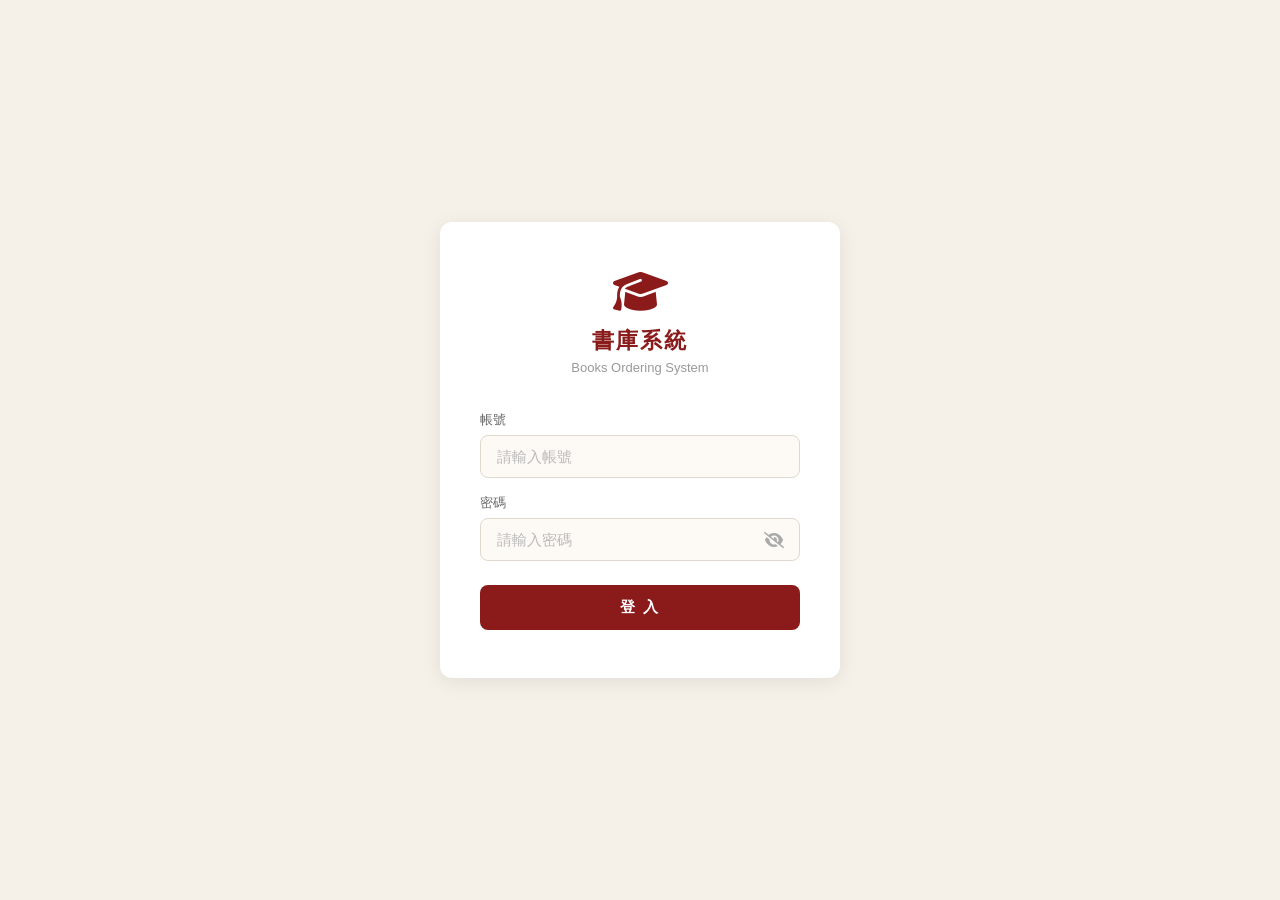
<file: index.html>
<!DOCTYPE html>
<html lang="zh-TW">
<head>
  <meta charset="UTF-8" />
  <meta name="viewport" content="width=device-width, initial-scale=1.0" />
  <title>書庫系統</title>
  <link rel="stylesheet" href="css/style.css" />
  <link rel="stylesheet" href="https://cdnjs.cloudflare.com/ajax/libs/font-awesome/6.5.0/css/all.min.css" />
</head>
<body>

  <!-- Header -->
  <div class="header">
    <div class="header-left">
      <i class="fa-solid fa-book-bookmark" style="font-size:20px; color:#fff;"></i>
      <span class="header-title">書庫系統</span>
    </div>
    <div class="header-right">
      <div class="user-dropdown">
        <button class="user-toggle" id="user-toggle" onclick="toggleDropdown()">
          <i id="user-icon" class="fa-solid fa-user" style="font-size:15px;color:#F5C9C9;"></i>
          <span id="header-username"></span>
          <span class="arrow">▼</span>
        </button>
        <div class="dropdown-menu" id="dropdown-menu">
          <div class="dropdown-header">
            <div class="dropdown-label">目前登入</div>
            <div class="dropdown-username" id="dropdown-username"></div>
          </div>
          <button class="dropdown-item" onclick="handleLogout()">
            登出
          </button>
        </div>
      </div>
    </div>
  </div>

  <!-- 主內容 -->
  <div class="main">

    <!-- 工具列 -->
    <div class="toolbar">
      <div class="search-wrapper">
        <input class="search-input" id="search-input" type="text" placeholder="搜尋書名、作者、出版社或 ISBN..." oninput="handleSearchInput()" />
        <button class="clear-btn" id="clear-btn" onclick="clearSearch()">✕</button>
      </div>
      <button class="search-btn" onclick="handleSearch()">搜尋</button>
      <button class="add-btn" id="add-btn" onclick="openAddModal()">＋ 新增書籍</button>
      <div class="view-toggle">
        <button class="view-btn active" id="btn-grid" onclick="switchView('grid')" title="卡片模式">⊞</button>
        <button class="view-btn" id="btn-list" onclick="switchView('list')" title="清單模式">≡</button>
      </div>
    </div>

    <!-- 載入動畫 -->
    <div class="loading-overlay" id="loading-overlay">
      <div class="scene">
        <div class="book-open">
          <div class="cover-left"></div>
          <div class="cover-right"></div>
          <div class="left-page">
            <div class="bl"></div><div class="bl short"></div><div class="bl"></div><div class="bl short"></div><div class="bl"></div><div class="bl short"></div>
          </div>
          <div class="spine-center"></div>
          <div class="right-page">
            <div class="bl"></div><div class="bl"></div><div class="bl short"></div><div class="bl"></div><div class="bl short"></div><div class="bl"></div>
          </div>
          <div class="flip-page fp1"><div class="bl"></div><div class="bl short"></div><div class="bl"></div></div>
          <div class="flip-page fp2"><div class="bl"></div><div class="bl short"></div></div>
          <div class="flip-page fp3"><div class="bl"></div><div class="bl"></div></div>
          <div class="flip-page fp4"><div class="bl short"></div><div class="bl"></div></div>
          <div class="flip-page fp5"><div class="bl"></div></div>
          <div class="flip-page fp6"></div>
          <div class="book-shadow"></div>
        </div>
      </div>
      <div class="loading-text">載入中...</div>
    </div>

    <!-- 書籍卡片區 -->
    <div class="book-grid" id="book-grid"></div>

    <!-- 書籍清單區 -->
    <div id="book-list" style="display:none;">
      <table class="book-table">
        <thead>
          <tr>
            <th>書名</th>
            <th>作者</th>
            <th>出版社</th>
            <th>ISBN</th>
            <th>價格</th>
            <th id="th-actions" style="display:none;">連結</th>
          </tr>
        </thead>
        <tbody id="book-table-body"></tbody>
      </table>
    </div>

    <!-- 空狀態 -->
    <div class="empty-state" id="empty-state"></div>

    <!-- 分頁 -->
    <div class="pagination" id="pagination"></div>

  </div>

  <!-- 刪除確認 Modal -->
  <div class="confirm-overlay" id="confirm-overlay">
    <div class="confirm-modal">
      <div class="confirm-icon">
        <svg width="24" height="24" viewBox="0 0 24 24" fill="none" stroke="#CC3333" stroke-width="2" stroke-linecap="round" stroke-linejoin="round">
          <polyline points="3 6 5 6 21 6"/>
          <path d="M19 6l-1 14a2 2 0 0 1-2 2H8a2 2 0 0 1-2-2L5 6"/>
          <path d="M10 11v6M14 11v6"/>
          <path d="M9 6V4a1 1 0 0 1 1-1h4a1 1 0 0 1 1 1v2"/>
        </svg>
      </div>
      <div class="confirm-title">確定要刪除這本書籍嗎？</div>
      <div class="confirm-desc">此操作無法復原，書籍資料將會永久刪除。</div>
      <div class="confirm-actions">
        <button class="confirm-cancel" onclick="closeConfirm()">取消</button>
        <button class="confirm-delete" onclick="confirmDelete()">確認刪除</button>
      </div>
    </div>
  </div>

  <!-- 新增／修改 Modal -->
  <div class="modal-overlay" id="modal-overlay">
    <div class="modal">
      <div class="modal-title" id="modal-title">新增書籍</div>

      <div class="modal-form-group">
        <label>書名 *</label>
        <input type="text" id="f-title" placeholder="請輸入書名" />
      </div>
      <div class="modal-form-group">
        <label>作者 *</label>
        <input type="text" id="f-author" placeholder="請輸入作者" />
      </div>
      <div class="modal-form-group">
        <label>出版社 *</label>
        <input type="text" id="f-publisher" placeholder="請輸入出版社" />
      </div>
      <div class="modal-form-group">
        <label>ISBN *</label>
        <input type="text" id="f-isbn" placeholder="請輸入 ISBN" />
      </div>
      <div class="modal-form-group">
        <label>價格 *</label>
        <input type="number" id="f-price" placeholder="請輸入價格" min="0" />
      </div>
      <div class="modal-form-group">
        <label>書籍網址 *</label>
        <input type="url" id="f-url" placeholder="請輸入書籍相關網址" />
      </div>

      <div class="modal-error" id="modal-error"></div>

      <div class="modal-actions">
        <button class="modal-cancel" onclick="closeModal()">取消</button>
        <button class="modal-submit" onclick="handleSubmit()">確認送出</button>
      </div>
    </div>
  </div>

  <script src="js/book.js"></script>
</body>
</html>
</file>
<file: css/style.css>
/* ========== 共用樣式 ========== */
* {
  margin: 0;
  padding: 0;
  box-sizing: border-box;
}

body {
  font-family: 'Segoe UI', 'Microsoft JhengHei', sans-serif;
  background-color: #F5F0E8;
  min-height: 100vh;
}

/* ========== 登入頁面樣式 ========== */
body.login-page {
  display: flex;
  align-items: center;
  justify-content: center;
}
.login-card {
      background-color: #ffffff;
      border-radius: 12px;
      padding: 48px 40px;
      width: 100%;
      max-width: 400px;
      box-shadow: 0 4px 20px rgba(0, 0, 0, 0.08);
    }

    .logo-area {
      text-align: center;
      margin-bottom: 36px;
    }

    .logo-icon {
      margin-bottom: 12px;
      display: flex;
      justify-content: center;
    }

    .logo-title {
      font-size: 22px;
      font-weight: 700;
      color: #8B1A1A;
      letter-spacing: 2px;
    }

    .logo-subtitle {
      font-size: 13px;
      color: #999;
      margin-top: 4px;
    }

    .form-group {
      margin-bottom: 16px;
    }

    .form-group label {
      display: block;
      font-size: 13px;
      color: #666;
      margin-bottom: 6px;
    }

    .form-group input {
      width: 100%;
      padding: 12px 16px;
      border: 1.5px solid #E0D8CC;
      border-radius: 8px;
      font-size: 15px;
      color: #333;
      background-color: #FDFAF6;
      outline: none;
      transition: border-color 0.2s;
    }

    .form-group input:focus {
      border-color: #8B1A1A;
      background-color: #fff;
    }

    .form-group input::placeholder {
      color: #bbb;
    }

    .error-message {
      display: none;
      font-size: 13px;
      color: #CC3333;
      margin-bottom: 12px;
      padding-left: 2px;
    }

    .error-message.show {
      display: block;
    }

    .password-wrapper {
      position: relative;
    }

    .password-wrapper input {
      width: 100%;
      padding: 12px 44px 12px 16px;
      border: 1.5px solid #E0D8CC;
      border-radius: 8px;
      font-size: 15px;
      color: #333;
      background-color: #FDFAF6;
      outline: none;
      transition: border-color 0.2s;
    }

    .password-wrapper input:focus {
      border-color: #8B1A1A;
      background-color: #fff;
    }

    .toggle-password {
      position: absolute;
      right: 12px;
      top: 50%;
      transform: translateY(-50%);
      background: none;
      border: none;
      cursor: pointer;
      padding: 4px;
      color: #aaa;
      font-size: 18px;
      line-height: 1;
    }

    .toggle-password:hover {
      color: #8B1A1A;
    }
    .login-btn {
      width: 100%;
      padding: 13px;
      background-color: #8B1A1A;
      color: #ffffff;
      border: none;
      border-radius: 8px;
      font-size: 15px;
      font-weight: 600;
      letter-spacing: 2px;
      cursor: pointer;
      margin-top: 8px;
      transition: background-color 0.2s;
    }

    .login-btn:hover {
      background-color: #6E1414;
    }

    .login-btn:active {
      background-color: #5A1010;
    }

    .login-btn:disabled {
      background-color: #C49090;
      cursor: not-allowed;
    }

/* ========== 主頁面樣式 ========== */
* { margin: 0; padding: 0; box-sizing: border-box; }

    body {
      background-color: #F5F0E8;
      font-family: 'Segoe UI', 'Microsoft JhengHei', sans-serif;
      color: #333;
      min-height: 100vh;
    }

    /* ── Header ── */
    .header {
      background-color: #8B1A1A;
      padding: 0 32px;
      height: 60px;
      display: flex;
      align-items: center;
      justify-content: space-between;
    }

    .header-left {
      display: flex;
      align-items: center;
      gap: 10px;
    }

    .header-title {
      color: #fff;
      font-size: 18px;
      font-weight: 700;
      letter-spacing: 2px;
    }

    .header-right {
      display: flex;
      align-items: center;
      gap: 16px;
    }

    .header-username {
      color: #F5C9C9;
      font-size: 13px;
    }

    .user-dropdown {
      position: relative;
    }

    .user-toggle {
      background: transparent;
      border: 1px solid #F5C9C9;
      color: #F5C9C9;
      padding: 6px 14px;
      border-radius: 6px;
      font-size: 13px;
      cursor: pointer;
      transition: all 0.2s;
      display: flex;
      align-items: center;
      gap: 6px;
    }

    .user-toggle:hover {
      background: rgba(255,255,255,0.15);
      color: #fff;
      border-color: #fff;
    }

    .user-toggle .arrow {
      font-size: 10px;
      transition: transform 0.2s;
    }

    .user-toggle.open .arrow {
      transform: rotate(180deg);
    }

    .dropdown-menu {
      display: none;
      position: absolute;
      top: calc(100% + 8px);
      right: 0;
      background: #fff;
      border-radius: 8px;
      box-shadow: 0 4px 16px rgba(0,0,0,0.12);
      min-width: 160px;
      overflow: hidden;
      z-index: 50;
    }

    .dropdown-menu.show {
      display: block;
    }

    .dropdown-header {
      padding: 12px 16px 8px;
      border-bottom: 1px solid #F0EBE0;
    }

    .dropdown-label {
      font-size: 11px;
      color: #aaa;
      margin-bottom: 2px;
    }

    .dropdown-username {
      font-size: 14px;
      font-weight: 600;
      color: #333;
    }

    .dropdown-item {
      display: flex;
      align-items: center;
      gap: 8px;
      padding: 10px 16px;
      font-size: 13px;
      color: #CC3333;
      cursor: pointer;
      transition: background 0.2s;
      border: none;
      background: none;
      width: 100%;
      text-align: left;
    }

    .dropdown-item:hover {
      background: #FFF0F0;
    }

    /* ── 主內容區 ── */
    .main {
      max-width: 1100px;
      margin: 0 auto;
      padding: 32px 24px;
    }

    /* ── 工具列 ── */
    .toolbar {
      display: flex;
      align-items: center;
      gap: 12px;
      margin-bottom: 24px;
      flex-wrap: wrap;
    }

    .search-input {
      flex: 1;
      min-width: 200px;
      padding: 10px 16px;
      border: 1.5px solid #E0D8CC;
      border-radius: 8px;
      font-size: 14px;
      background: #fff;
      outline: none;
      transition: border-color 0.2s;
    }

    .search-input:focus {
      border-color: #8B1A1A;
    }

    .search-wrapper {
      flex: 1;
      min-width: 200px;
      position: relative;
      display: flex;
      align-items: center;
    }

    .search-wrapper .search-input {
      width: 100%;
      padding-right: 36px;
    }

    .clear-btn {
      position: absolute;
      right: 10px;
      background: none;
      border: none;
      cursor: pointer;
      color: #aaa;
      font-size: 16px;
      line-height: 1;
      padding: 4px;
      display: none;
      align-items: center;
      justify-content: center;
      border-radius: 50%;
      transition: color 0.2s;
    }

    .clear-btn:hover { color: #8B1A1A; }

    .search-btn {
      padding: 10px 20px;
      background: #8B1A1A;
      color: #fff;
      border: none;
      border-radius: 8px;
      font-size: 14px;
      cursor: pointer;
      transition: background 0.2s;
    }

    .search-btn:hover { background: #6E1414; }

    .add-btn {
      padding: 10px 20px;
      background: #fff;
      color: #8B1A1A;
      border: 1.5px solid #8B1A1A;
      border-radius: 8px;
      font-size: 14px;
      cursor: pointer;
      transition: all 0.2s;
      display: none;
    }

    .add-btn:hover {
      background: #8B1A1A;
      color: #fff;
    }

    /* ── 書籍卡片區 ── */
    .book-grid {
      display: grid;
      grid-template-columns: repeat(auto-fill, minmax(280px, 1fr));
      gap: 20px;
    }

    .book-card {
      background: #fff;
      border-radius: 10px;
      padding: 20px;
      box-shadow: 0 2px 8px rgba(0,0,0,0.06);
      display: flex;
      flex-direction: row;
      gap: 16px;
    }

    .book-content {
      flex: 1;
      display: flex;
      flex-direction: column;
      gap: 6px;
      min-width: 0;
    }

    .book-title {
      font-size: 16px;
      font-weight: 700;
      color: #8B1A1A;
      line-height: 1.4;
      white-space: nowrap;
      overflow: hidden;
      text-overflow: ellipsis;
      cursor: default;
    }

    .book-author {
      font-size: 13px;
      color: #666;
    }

    .book-info {
      font-size: 12px;
      color: #999;
      line-height: 1.8;
    }

    .book-price {
      font-size: 15px;
      font-weight: 700;
      color: #333;
      margin-top: 4px;
    }

    .book-card {
      position: relative;
    }

    .book-card:hover .book-actions-hover {
      opacity: 1;
    }

    .book-actions {
      display: none;
      gap: 8px;
      margin-top: 8px;
    }

    .book-actions-hover {
      position: absolute;
      bottom: 0;
      left: 0;
      right: 0;
      display: flex;
      gap: 0;
      opacity: 0;
      transition: opacity 0.2s;
      border-radius: 0 0 10px 10px;
      overflow: hidden;
    }

    .edit-btn, .delete-btn {
      flex: 1;
      padding: 10px;
      cursor: pointer;
      border: none;
      transition: all 0.2s;
      border-radius: 0;
      display: flex;
      align-items: center;
      justify-content: center;
    }

    .edit-btn {
      background: rgba(139, 26, 26, 0.88);
      color: #fff;
    }

    .edit-btn:hover { background: rgba(139, 26, 26, 1); }

    .delete-btn {
      background: rgba(180, 40, 40, 0.88);
      color: #fff;
    }

    .delete-btn:hover { background: rgba(180, 40, 40, 1); }

    .book-table .edit-btn,
    .book-table .delete-btn {
      flex: none;
      padding: 6px 8px;
      border-radius: 6px;
      background: none;
      color: #aaa;
      border: 1px solid #E0D8CC;
    }

    .book-table .edit-btn:hover { background: #F5F0E8; color: #8B1A1A; border-color: #8B1A1A; }
    .book-table .delete-btn:hover { background: #FFF0F0; color: #CC3333; border-color: #FFCCCC; }

    /* ── 切換按鈕 ── */
    .view-toggle {
      display: flex;
      border: 1.5px solid #E0D8CC;
      border-radius: 8px;
      overflow: hidden;
    }

    .view-btn {
      padding: 9px 14px;
      background: #fff;
      border: none;
      cursor: pointer;
      font-size: 16px;
      color: #aaa;
      transition: all 0.2s;
    }

    .view-btn.active {
      background: #8B1A1A;
      color: #fff;
    }

    .view-btn:hover:not(.active) {
      background: #F5F0E8;
      color: #8B1A1A;
    }

    /* ── 清單模式 ── */
    .book-table {
      width: 100%;
      border-collapse: collapse;
      background: #fff;
      border-radius: 10px;
      overflow: hidden;
      box-shadow: 0 2px 8px rgba(0,0,0,0.06);
    }

    .book-table th {
      background: #8B1A1A;
      color: #fff;
      padding: 12px 16px;
      font-size: 13px;
      font-weight: 600;
      text-align: left;
    }

    .book-table td {
      padding: 12px 16px;
      font-size: 13px;
      color: #333;
      border-bottom: 1px solid #F0EBE0;
    }

    .book-table tr:last-child td {
      border-bottom: none;
    }

    .book-table tr:hover td {
      background: #FDF9F4;
    }

    .book-table .td-actions {
      display: flex;
      gap: 6px;
    }

    .book-table .edit-btn, .book-table .delete-btn {
      padding: 6px 8px;
      font-size: 13px;
    }

    /* ── 載入動畫 ── */
    .loading-overlay {
      display: none;
      flex-direction: column;
      align-items: center;
      justify-content: center;
      min-height: 400px;
    }

    .loading-overlay.show {
      display: flex;
    }

    .scene { perspective: 500px; margin-bottom: 14px; }
    .book-open { width: 90px; height: 60px; position: relative; transform: rotateX(40deg); transform-style: preserve-3d; }
    .cover-left { position: absolute; width: 41px; height: 57px; background: #8B1A1A; border-radius: 3px 0 0 3px; top: 2px; left: 0; }
    .cover-right { position: absolute; width: 41px; height: 57px; background: #8B1A1A; border-radius: 0 3px 3px 0; top: 2px; right: 0; }
    .left-page { position: absolute; width: 37px; height: 53px; background: #fff; border-radius: 1px 0 0 1px; top: 3px; left: 2px; border: 1px solid #E0D8CC; }
    .right-page { position: absolute; width: 37px; height: 53px; background: #fff; border-radius: 0 1px 1px 0; top: 3px; right: 2px; border: 1px solid #E0D8CC; }
    .spine-center { position: absolute; width: 5px; height: 60px; background: #6E1414; top: 0; left: 43px; }
    .bl { height: 2px; background: #E8E0D0; border-radius: 1px; margin: 4px 5px 0; }
    .bl.short { margin-right: 12px; }
    .flip-page { position: absolute; width: 37px; height: 53px; top: 3px; left: 48px; transform-origin: left center; border-radius: 0 1px 1px 0; overflow: hidden; }
    .fp1 { background: #FDFAF6; border: 1px solid #E0D8CC; animation: flipopen 2.4s ease-in-out infinite; z-index: 9; }
    .fp2 { background: #F9F5EF; border: 1px solid #E0D8CC; animation: flipopen 2.4s ease-in-out 0.2s infinite; z-index: 8; }
    .fp3 { background: #F5F0E8; border: 1px solid #E0D8CC; animation: flipopen 2.4s ease-in-out 0.4s infinite; z-index: 7; }
    .fp4 { background: #F2EDE5; border: 1px solid #E0D8CC; animation: flipopen 2.4s ease-in-out 0.6s infinite; z-index: 6; }
    .fp5 { background: #EFE9E1; border: 1px solid #E0D8CC; animation: flipopen 2.4s ease-in-out 0.8s infinite; z-index: 5; }
    .fp6 { background: #ECE5DD; border: 1px solid #E0D8CC; animation: flipopen 2.4s ease-in-out 1.0s infinite; z-index: 4; }
    @keyframes flipopen {
      0%   { transform: rotateY(0deg); }
      38%  { transform: rotateY(-172deg); }
      65%  { transform: rotateY(-172deg); }
      100% { transform: rotateY(0deg); }
    }
    .book-shadow { position: absolute; width: 90px; height: 8px; background: rgba(0,0,0,0.12); border-radius: 50%; bottom: -10px; left: 0; filter: blur(4px); }

    .loading-text {
      font-size: 13px;
      color: #8B1A1A;
      letter-spacing: 2px;
    }

    /* ── 空狀態 ── */
    .empty-state {
      text-align: center;
      padding: 60px 0;
      color: #aaa;
      font-size: 15px;
      display: none;
    }

    /* ── 刪除確認 Modal ── */
    .confirm-overlay {
      display: none;
      position: fixed;
      inset: 0;
      background: rgba(0,0,0,0.4);
      z-index: 200;
      align-items: center;
      justify-content: center;
    }

    .confirm-overlay.show {
      display: flex;
    }

    .confirm-modal {
      background: #fff;
      border-radius: 12px;
      padding: 32px;
      width: 100%;
      max-width: 360px;
      margin: 16px;
      text-align: center;
    }

    .confirm-icon {
      width: 48px;
      height: 48px;
      background: #FFF0F0;
      border-radius: 50%;
      display: flex;
      align-items: center;
      justify-content: center;
      margin: 0 auto 16px;
    }

    .confirm-title {
      font-size: 16px;
      font-weight: 700;
      color: #333;
      margin-bottom: 8px;
    }

    .confirm-desc {
      font-size: 13px;
      color: #999;
      margin-bottom: 24px;
      line-height: 1.6;
    }

    .confirm-actions {
      display: flex;
      gap: 10px;
    }

    .confirm-cancel {
      flex: 1;
      padding: 11px;
      background: #F5F0E8;
      color: #666;
      border: 1px solid #E0D8CC;
      border-radius: 8px;
      font-size: 14px;
      cursor: pointer;
      transition: background 0.2s;
    }

    .confirm-cancel:hover { background: #E8E0D0; }

    .confirm-delete {
      flex: 1;
      padding: 11px;
      background: #CC3333;
      color: #fff;
      border: none;
      border-radius: 8px;
      font-size: 14px;
      font-weight: 600;
      cursor: pointer;
      transition: background 0.2s;
    }

    .confirm-delete:hover { background: #AA2222; }

    /* ── Modal 背景 ── */
    .modal-overlay {
      display: none;
      position: fixed;
      inset: 0;
      background: rgba(0,0,0,0.4);
      z-index: 100;
      align-items: center;
      justify-content: center;
    }

    .modal-overlay.show {
      display: flex;
    }

    /* ── Modal 視窗 ── */
    .modal {
      background: #fff;
      border-radius: 12px;
      padding: 32px;
      width: 100%;
      max-width: 480px;
      margin: 16px;
    }

    .modal-title {
      font-size: 18px;
      font-weight: 700;
      color: #8B1A1A;
      margin-bottom: 24px;
    }

    .modal-form-group {
      margin-bottom: 16px;
    }

    .modal-form-group label {
      display: block;
      font-size: 13px;
      color: #666;
      margin-bottom: 6px;
    }

    .modal-form-group input {
      width: 100%;
      padding: 10px 14px;
      border: 1.5px solid #E0D8CC;
      border-radius: 8px;
      font-size: 14px;
      background: #FDFAF6;
      outline: none;
      transition: border-color 0.2s;
    }

    .modal-form-group input:focus {
      border-color: #8B1A1A;
      background: #fff;
    }

    .modal-error {
      display: none;
      font-size: 13px;
      color: #CC3333;
      margin-bottom: 12px;
    }

    .modal-error.show { display: block; }

    .modal-actions {
      display: flex;
      gap: 10px;
      margin-top: 24px;
    }

    .modal-cancel {
      flex: 1;
      padding: 11px;
      background: #F5F0E8;
      color: #666;
      border: 1px solid #E0D8CC;
      border-radius: 8px;
      font-size: 14px;
      cursor: pointer;
      transition: background 0.2s;
    }

    .modal-cancel:hover { background: #E8E0D0; }

    .modal-submit {
      flex: 1;
      padding: 11px;
      background: #8B1A1A;
      color: #fff;
      border: none;
      border-radius: 8px;
      font-size: 14px;
      font-weight: 600;
      cursor: pointer;
      transition: background 0.2s;
    }

    .modal-submit:hover { background: #6E1414; }

/* ========== 手機版 RWD ========== */
@media (max-width: 768px) {

  .main {
    padding: 16px 12px;
  }

  .toolbar {
    flex-wrap: wrap;
    gap: 8px;
  }

  .search-wrapper {
    min-width: 0;
  }

  /* 手機隱藏切換按鈕 */
  .view-toggle {
    display: none;
  }

  /* 手機強制卡片模式 */
  #book-list {
    display: none !important;
  }

  #book-grid {
    grid-template-columns: 1fr !important;
  }

  .book-card {
    flex-direction: column;
  }

  .book-right {
    flex-direction: row;
    justify-content: space-between;
    align-items: center;
    width: 100%;
  }

  .modal {
    padding: 24px 16px;
  }

  .header {
    padding: 0 16px;
  }

  .header-title {
    font-size: 15px;
  }
}

    .link-btn {
      flex: none;
      padding: 6px 8px;
      border-radius: 6px;
      background: none;
      color: #aaa;
      border: 1px solid #E0D8CC;
      cursor: pointer;
      transition: all 0.2s;
      display: flex;
      align-items: center;
      justify-content: center;
    }

    .link-btn:hover {
      background: #F5F0E8;
      color: #8B1A1A;
      border-color: #8B1A1A;
    }

/* ========== 分頁 ========== */
.pagination {
  display: flex;
  justify-content: center;
  align-items: center;
  gap: 6px;
  margin-top: 28px;
  flex-wrap: wrap;
}

.page-btn {
  min-width: 36px;
  height: 36px;
  padding: 0 10px;
  border: 1.5px solid #E0D8CC;
  border-radius: 8px;
  background: #fff;
  color: #333;
  font-size: 14px;
  cursor: pointer;
  transition: all 0.2s;
  display: flex;
  align-items: center;
  justify-content: center;
}

.page-btn:hover:not(.active):not(.dots) {
  background: #F5F0E8;
  border-color: #8B1A1A;
  color: #8B1A1A;
}

.page-btn.active {
  background: #8B1A1A;
  border-color: #8B1A1A;
  color: #fff;
  font-weight: 600;
}

.page-btn.dots {
  border: none;
  background: none;
  cursor: default;
  color: #aaa;
}

.page-btn:disabled {
  opacity: 0.4;
  cursor: not-allowed;
}
</file>
